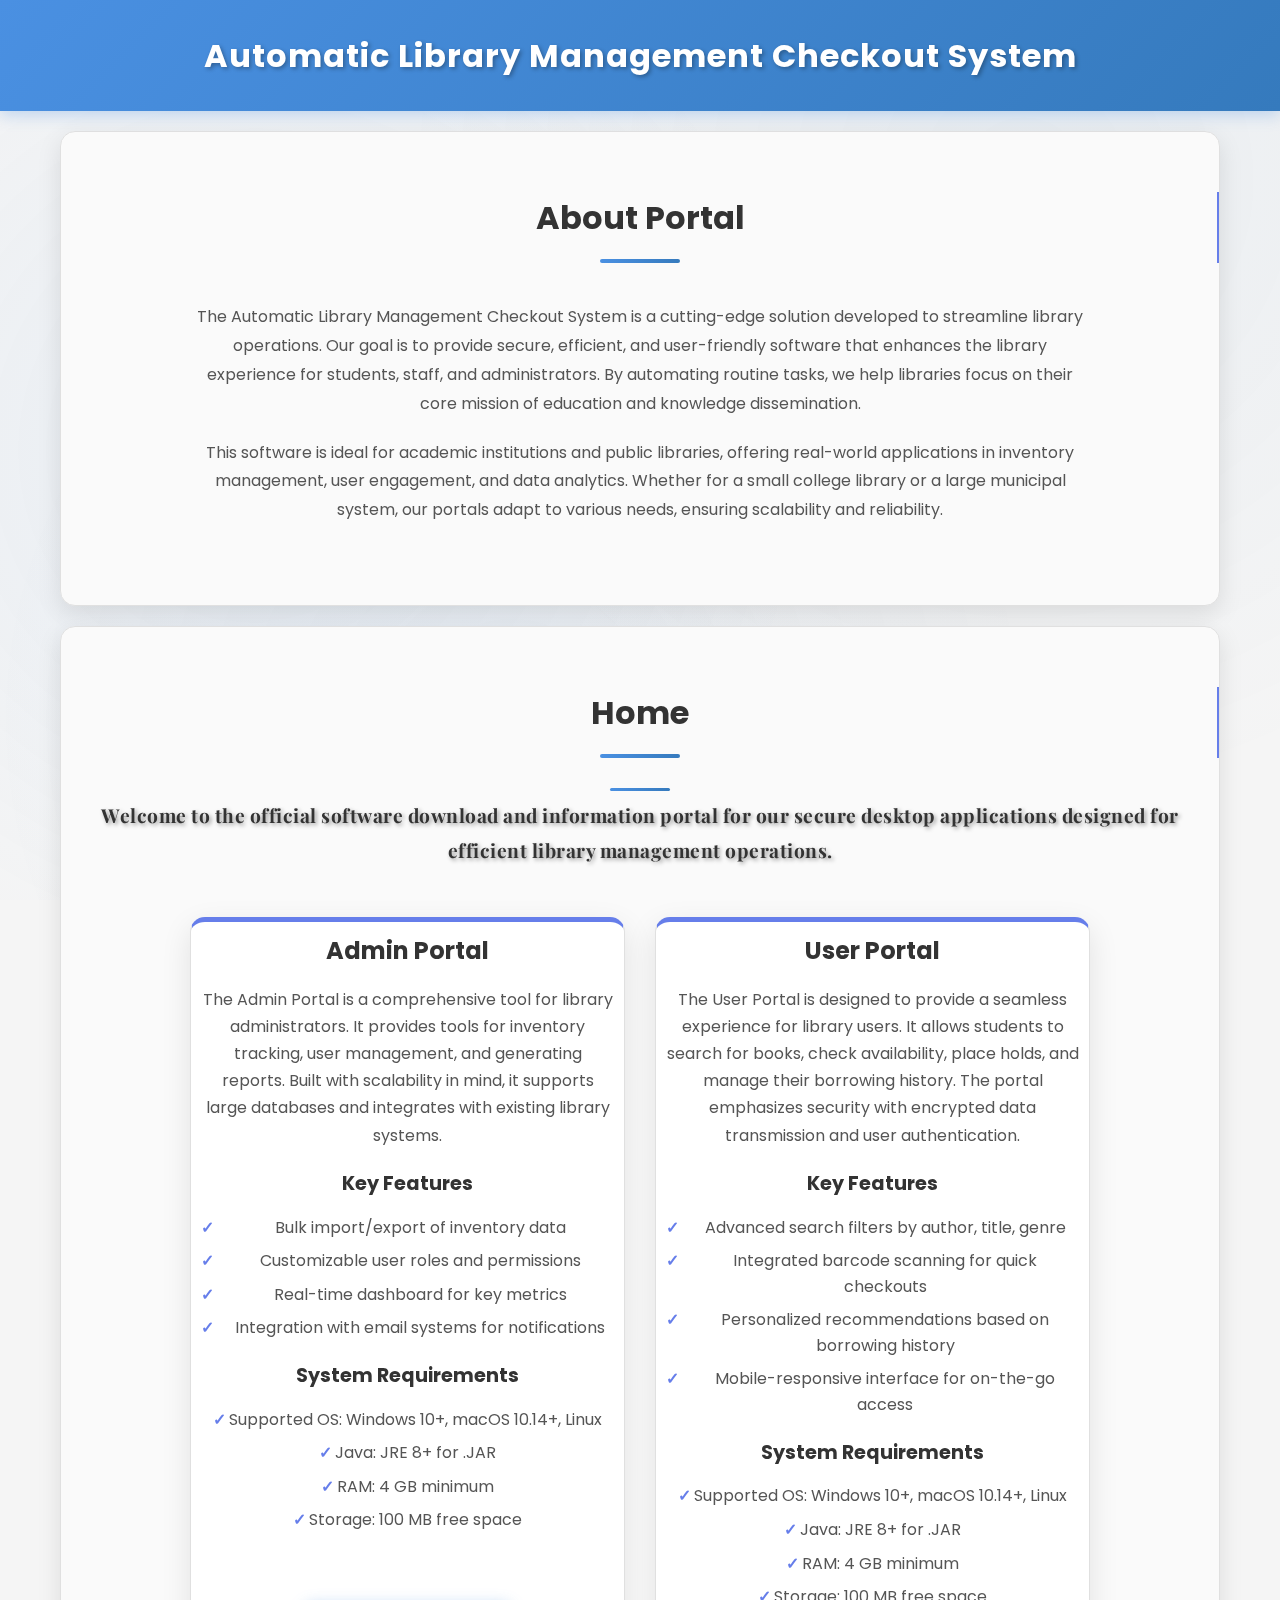
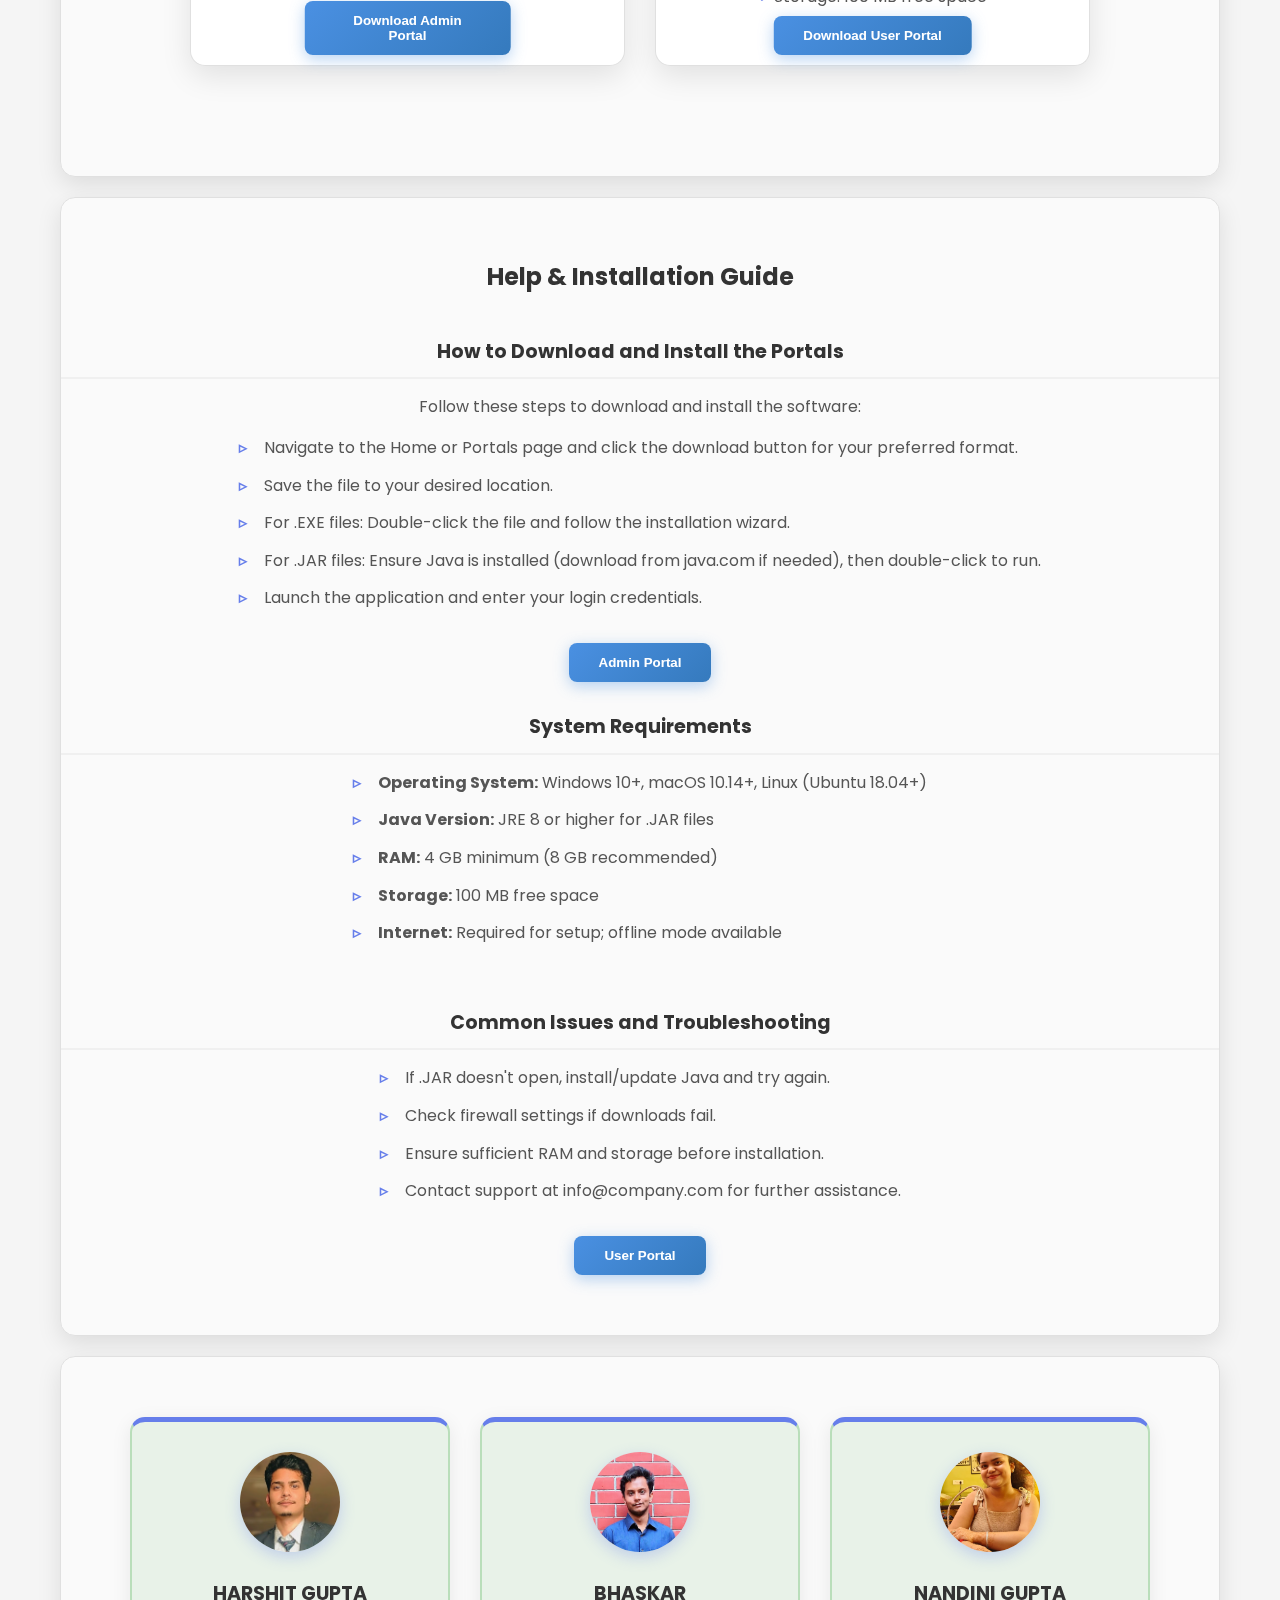
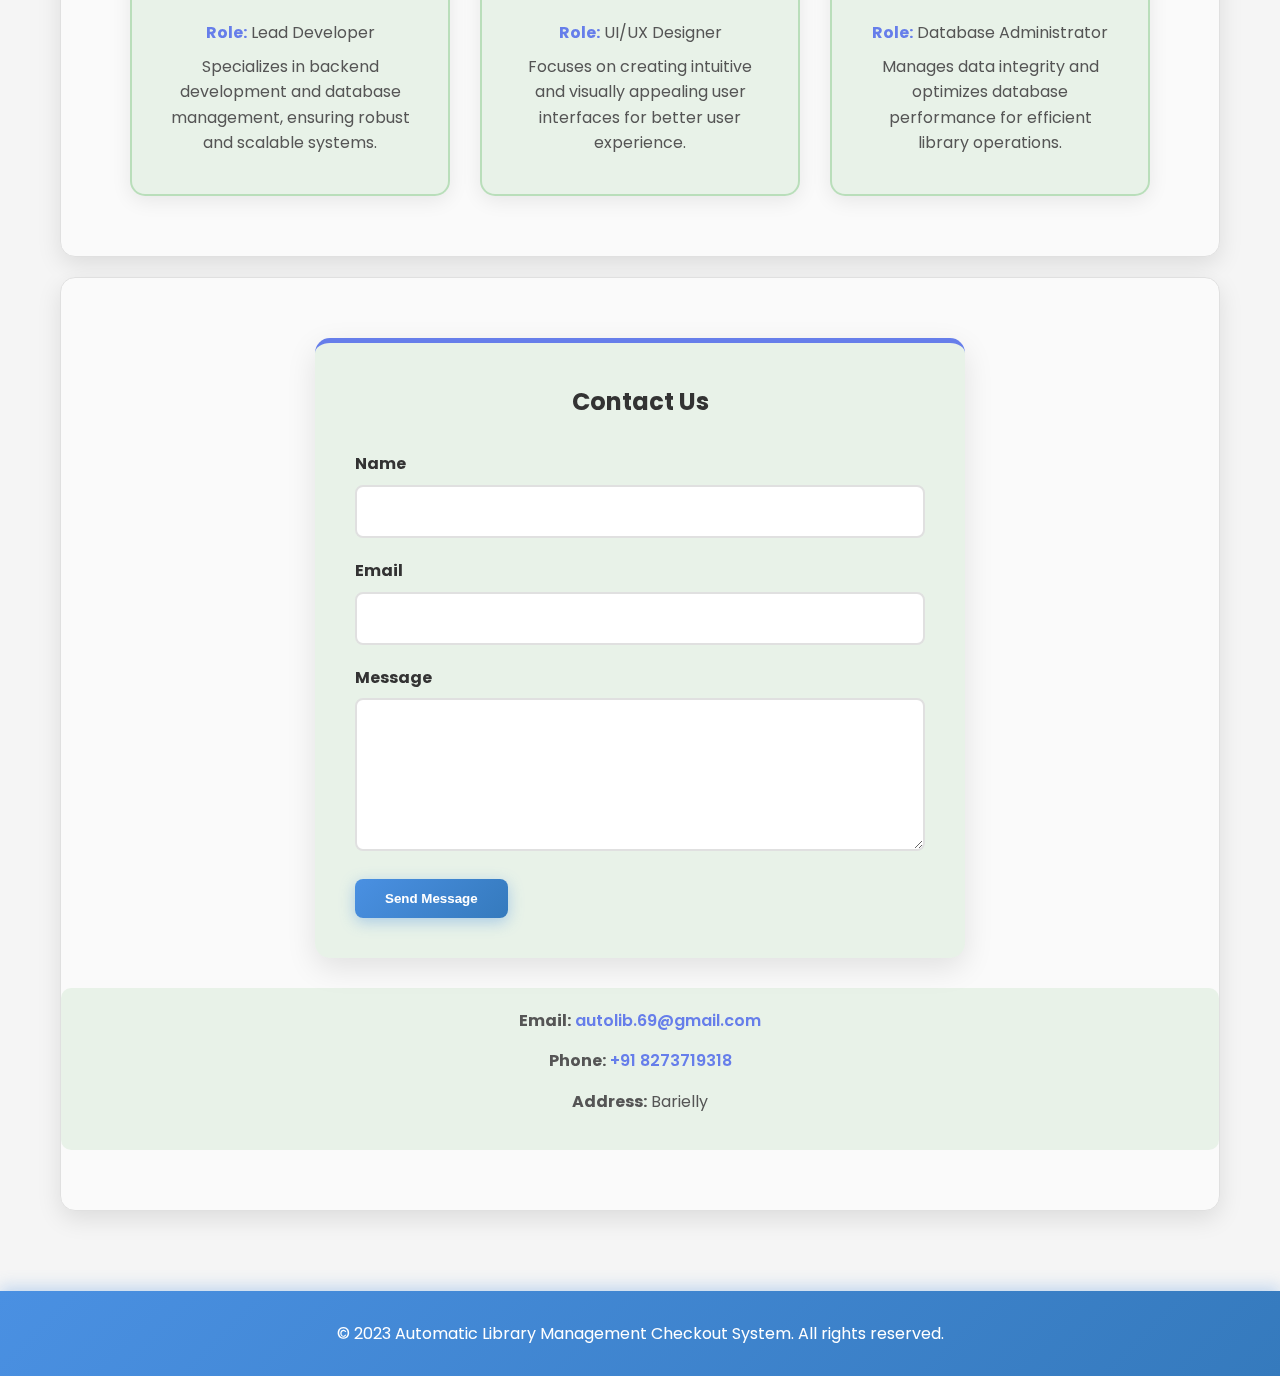
<file: WebSites LMS/index.html>
<!DOCTYPE html>
<html lang="en">
<head>
    <meta charset="UTF-8">
    <meta name="viewport" content="width=device-width, initial-scale=1.0">
    <title>Automatic Library Management Checkout System</title>
    <link rel="stylesheet" href="styles.css">
</head>
<body>

    <!-- Header Section -->
    <header>
        <div class="logo">Automatic Library Management Checkout System</div>
    </header>

    <!-- Main Content Container -->
    <main class="container">
         <!-- About Us Section -->
        <section id="about">
            <h1>About Portal</h1>
            <div class="about-portal">
                <p>The Automatic Library Management Checkout System is a cutting-edge solution developed to streamline library operations. Our goal is to provide secure, efficient, and user-friendly software that enhances the library experience for students, staff, and administrators. By automating routine tasks, we help libraries focus on their core mission of education and knowledge dissemination.</p>
                <p>This software is ideal for academic institutions and public libraries, offering real-world applications in inventory management, user engagement, and data analytics. Whether for a small college library or a large municipal system, our portals adapt to various needs, ensuring scalability and reliability.</p>
            </div>
        </section>

        <!-- Home Page Section -->
        <section id="home">
            <h1>Home</h1>
            <div class="welcome">
                <p>Welcome to the official software download and information portal for our secure desktop applications designed for efficient library management operations.</p>
            </div>
            <div class="portal-briefs">
                <div class="portal-brief admin-brief">
                    <h2>Admin Portal</h2>
                    <p>The Admin Portal is a comprehensive tool for library administrators. It provides tools for inventory tracking, user management, and generating reports. Built with scalability in mind, it supports large databases and integrates with existing library systems.</p>
                    <h3>Key Features</h3>
                    <ul class="features">
                        <li>Bulk import/export of inventory data</li>
                        <li>Customizable user roles and permissions</li>
                        <li>Real-time dashboard for key metrics</li>
                        <li>Integration with email systems for notifications</li>
                    </ul>
                    <h3>System Requirements</h3>
                    <ul>
                        <li>Supported OS: Windows 10+, macOS 10.14+, Linux</li>
                        <li>Java: JRE 8+ for .JAR</li>
                        <li>RAM: 4 GB minimum</li>
                        <li>Storage: 100 MB free space</li>
                    </ul>
                    <button class="btn admin-btn" onclick="confirmDownload('https://example.com/download/AdminPortal-v1.2.0.exe')">Download Admin Portal</button>
                </div>
                <div class="portal-brief user-brief">
                    <h2>User Portal</h2>
                    <p>The User Portal is designed to provide a seamless experience for library users. It allows students to search for books, check availability, place holds, and manage their borrowing history. The portal emphasizes security with encrypted data transmission and user authentication.</p>
                    <h3>Key Features</h3>
                    <ul class="features">
                        <li>Advanced search filters by author, title, genre</li>
                        <li>Integrated barcode scanning for quick checkouts</li>
                        <li>Personalized recommendations based on borrowing history</li>
                        <li>Mobile-responsive interface for on-the-go access</li>
                    </ul>
                    <h3>System Requirements</h3>
                    <ul>
                        <li>Supported OS: Windows 10+, macOS 10.14+, Linux</li>
                        <li>Java: JRE 8+ for .JAR</li>
                        <li>RAM: 4 GB minimum</li>
                        <li>Storage: 100 MB free space</li>
                    </ul>
                </br>
                    <button class="btn user-btn" onclick="confirmDownload('https://example.com/download/UserPortal-v1.2.0.exe')">Download User Portal</button>
                </div>
            </div>
        </section>

        <!-- Help & Installation Guide Section -->
        <section id="help">
            <div class="help-content">
                <h2>Help & Installation Guide</h2>
                <h3>How to Download and Install the Portals</h3>
                <p>Follow these steps to download and install the software:</p>
                <ul>
                    <li>Navigate to the Home or Portals page and click the download button for your preferred format.</li>
                    <li>Save the file to your desired location.</li>
                    <li>For .EXE files: Double-click the file and follow the installation wizard.</li>
                    <li>For .JAR files: Ensure Java is installed (download from java.com if needed), then double-click to run.</li>
                    <li>Launch the application and enter your login credentials.</li>
                </ul>
                <button class="btn" onclick="openPDF()" style="display: block; margin: 0 auto;">Admin Portal</button>
                <h3>System Requirements</h3>
                <ul>
                    <li><strong>Operating System:</strong> Windows 10+, macOS 10.14+, Linux (Ubuntu 18.04+)</li>
                    <li><strong>Java Version:</strong> JRE 8 or higher for .JAR files</li>
                    <li><strong>RAM:</strong> 4 GB minimum (8 GB recommended)</li>
                    <li><strong>Storage:</strong> 100 MB free space</li>
                    <li><strong>Internet:</strong> Required for setup; offline mode available</li>
                </ul>
                <h3>Common Issues and Troubleshooting</h3>
                <ul>
                    <li>If .JAR doesn't open, install/update Java and try again.</li>
                    <li>Check firewall settings if downloads fail.</li>
                    <li>Ensure sufficient RAM and storage before installation.</li>
                    <li>Contact support at info@company.com for further assistance.</li>
                </ul>
                <button class="btn" onclick="openUserPDF()" style="display: block; margin: 0 auto;">User Portal</button>
            </div>
        </section>

        <!-- Our Team Section -->
        <section id="team">
            <div class="team">
                <div class="team-member">
                    <img src="harshit.jpg" alt="Harshit Gupta">
                    <h3>HARSHIT GUPTA</h3>
                    <p><strong>Role:</strong> Lead Developer</p>
                    <p>Specializes in backend development and database management, ensuring robust and scalable systems.</p>
                </div>
                <div class="team-member">
                    <img src="bhaskar.jpg" alt="Bhaskar">
                    <h3>BHASKAR</h3>
                    <p><strong>Role:</strong> UI/UX Designer</p>
                    <p>Focuses on creating intuitive and visually appealing user interfaces for better user experience.</p>
                </div>
                <div class="team-member">
                    <img src="nandini (1).jpg" alt="Nandini Gupta">
                    <h3>NANDINI GUPTA</h3>
                    <p><strong>Role:</strong> Database Administrator</p>
                    <p>Manages data integrity and optimizes database performance for efficient library operations.</p>
                </div>
            </div>
        </section>

       
        <!-- Contact Section -->
        <section id="contact">
            <div class="contact-form">
                <h2>Contact Us</h2>
                <form id="contactForm">
                    <div class="form-group">
                        <label for="name">Name</label>
                        <input type="text" id="name" name="name" required>
                    </div>
                    <div class="form-group">
                        <label for="email">Email</label>
                        <input type="email" id="email" name="email" required>
                    </div>
                    <div class="form-group">
                        <label for="message">Message</label>
                        <textarea id="message" name="message" rows="5" required></textarea>
                    </div>
                    <button type="submit" class="btn">Send Message</button>
                </form>
                <div class="success-message" id="successMessage">Thank you for your message! We'll get back to you soon.</div>
            </div>
            <div class="contact-info">
                <p><strong>Email:</strong> <a href="#" onclick="sendEmail()">autolib.69@gmail.com</a></p>
                <p><strong>Phone:</strong> <a href="#" onclick="sendWhatsApp()">+91 8273719318</a></p>
                <p><strong>Address:</strong> Barielly</p>
            </div>
        </section>
    </main>

    <footer>
        <p>&copy; 2023 Automatic Library Management Checkout System. All rights reserved.</p>
    </footer>

    <!-- Modal for Download Confirmation -->
    <div id="downloadModal" class="modal">
        <div class="modal-content">
            <h3>Confirm Download</h3>
            <p>Are you sure you want to download this file?</p>
            <div class="modal-buttons">
                <button class="btn" onclick="proceedDownload()">Yes</button>
                <button class="btn" onclick="closeModal()">No</button>
            </div>
        </div>
    </div>

    <script src="script.js"></script>
</body>
</html>
</file>
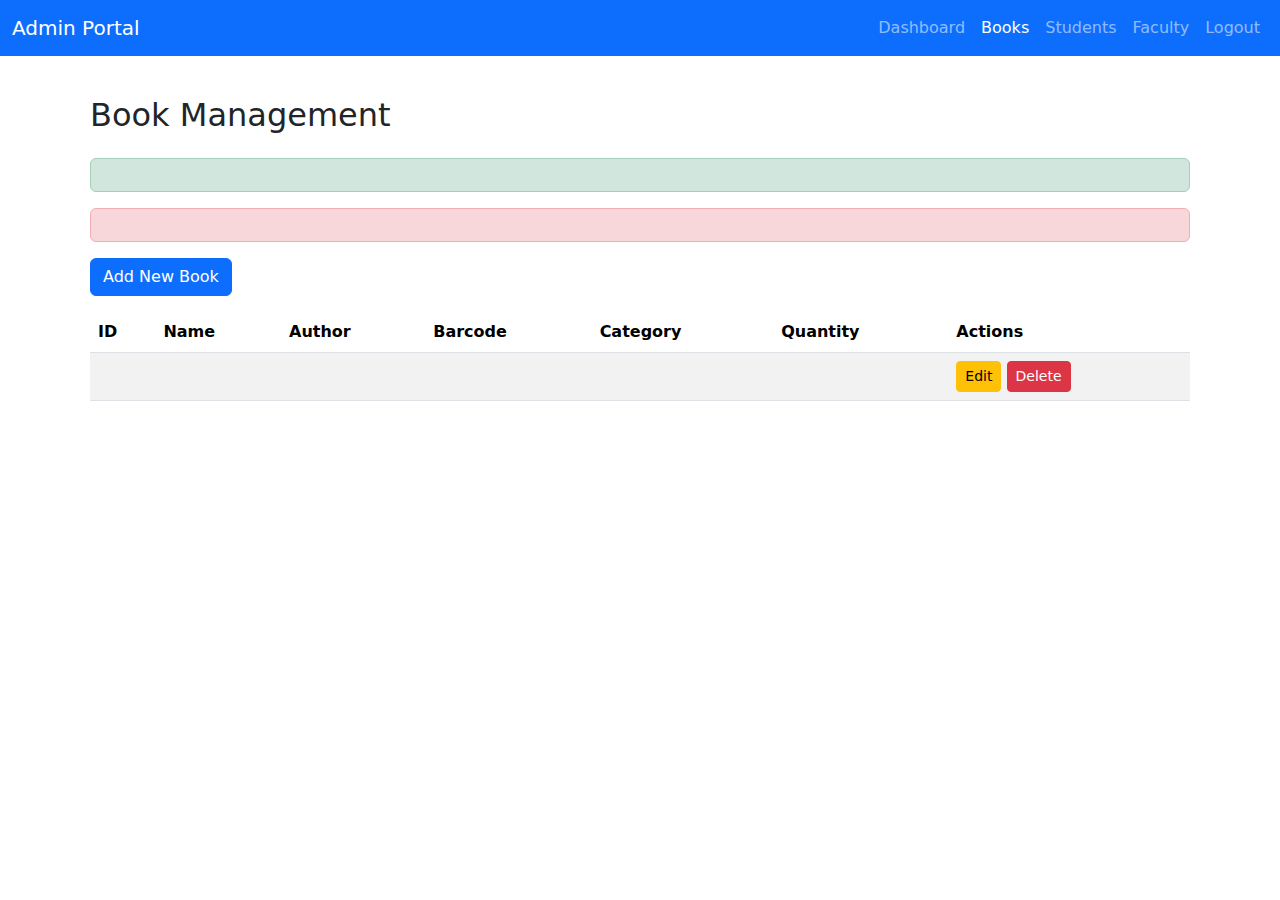
<file: admin-portal-web/target/classes/templates/books.html>
<!DOCTYPE html>
<html xmlns:th="http://www.thymeleaf.org">
<head>
    <meta charset="UTF-8">
    <title>Book Management - Admin Portal</title>
    <link href="https://cdn.jsdelivr.net/npm/bootstrap@5.1.3/dist/css/bootstrap.min.css" rel="stylesheet">
    <style>
        body {
            background-image: url('https://images.unsplash.com/photo-1481627834876-b7833e8f5570?ixlib=rb-4.0.3&auto=format&fit=crop&w=1470&q=80');
            background-size: cover;
            background-position: center;
            min-height: 100vh;
        }
        .container {
            background: rgba(255, 255, 255, 0.9);
            border-radius: 10px;
            padding: 20px;
            margin-top: 20px;
        }
    </style>
</head>
<body>
    <nav class="navbar navbar-expand-lg navbar-dark bg-primary">
        <div class="container-fluid">
            <a class="navbar-brand" href="/dashboard">Admin Portal</a>
            <div class="navbar-nav ms-auto">
                <a class="nav-link" href="/dashboard">Dashboard</a>
                <a class="nav-link active" href="/books">Books</a>
                <a class="nav-link" href="/students">Students</a>
                <a class="nav-link" href="/faculty">Faculty</a>
                <a class="nav-link" href="/logout">Logout</a>
            </div>
        </div>
    </nav>

    <div class="container">
        <h2 class="mb-4">Book Management</h2>

        <div th:if="${success}" class="alert alert-success" role="alert">
            <span th:text="${success}"></span>
        </div>
        <div th:if="${error}" class="alert alert-danger" role="alert">
            <span th:text="${error}"></span>
        </div>

        <button class="btn btn-primary mb-3" data-bs-toggle="modal" data-bs-target="#addBookModal">Add New Book</button>

        <table class="table table-striped">
            <thead>
                <tr>
                    <th>ID</th>
                    <th>Name</th>
                    <th>Author</th>
                    <th>Barcode</th>
                    <th>Category</th>
                    <th>Quantity</th>
                    <th>Actions</th>
                </tr>
            </thead>
            <tbody>
                <tr th:each="book : ${books}">
                    <td th:text="${book.id}"></td>
                    <td th:text="${book.name}"></td>
                    <td th:text="${book.author}"></td>
                    <td th:text="${book.barcode}"></td>
                    <td th:text="${book.categoryName}"></td>
                    <td th:text="${book.quantity}"></td>
                    <td>
                        <button class="btn btn-sm btn-warning" onclick="editBook(this)">Edit</button>
                        <form method="post" action="/books/delete" style="display: inline;">
                            <input type="hidden" name="id" th:value="${book.id}">
                            <button type="submit" class="btn btn-sm btn-danger" onclick="return confirm('Are you sure?')">Delete</button>
                        </form>
                    </td>
                </tr>
            </tbody>
        </table>
    </div>

    <!-- Add Book Modal -->
    <div class="modal fade" id="addBookModal" tabindex="-1">
        <div class="modal-dialog">
            <div class="modal-content">
                <div class="modal-header">
                    <h5 class="modal-title">Add New Book</h5>
                    <button type="button" class="btn-close" data-bs-dismiss="modal"></button>
                </div>
                <form method="post" action="/books/add">
                    <div class="modal-body">
                        <div class="mb-3">
                            <label class="form-label">Name</label>
                            <input type="text" class="form-control" name="name" required>
                        </div>
                        <div class="mb-3">
                            <label class="form-label">Author</label>
                            <input type="text" class="form-control" name="author" required>
                        </div>
                        <div class="mb-3">
                            <label class="form-label">Barcode</label>
                            <input type="text" class="form-control" name="barcode" required>
                        </div>
                        <div class="mb-3">
                            <label class="form-label">Category</label>
                            <select class="form-control" name="categoryId" required>
                                <option th:each="category : ${categories}" th:value="${category.id}" th:text="${category.name}"></option>
                            </select>
                        </div>
                        <div class="mb-3">
                            <label class="form-label">Quantity</label>
                            <input type="number" class="form-control" name="quantity" required>
                        </div>
                    </div>
                    <div class="modal-footer">
                        <button type="button" class="btn btn-secondary" data-bs-dismiss="modal">Cancel</button>
                        <button type="submit" class="btn btn-primary">Add Book</button>
                    </div>
                </form>
            </div>
        </div>
    </div>

    <script src="https://cdn.jsdelivr.net/npm/bootstrap@5.1.3/dist/js/bootstrap.bundle.min.js"></script>
</body>
</html>
</file>
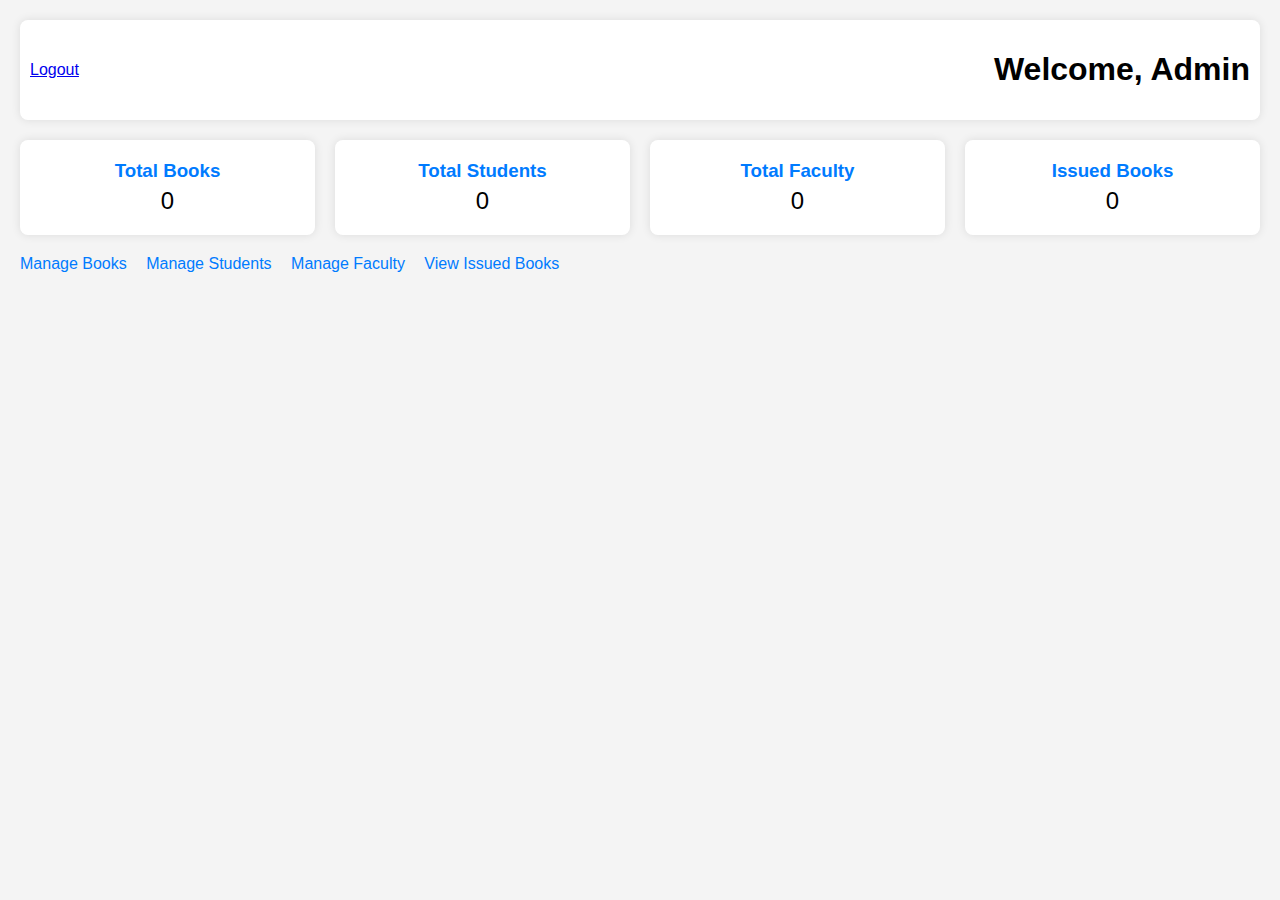
<file: admin-portal-web/target/classes/templates/dashboard.html>
<!DOCTYPE html>
<html xmlns:th="http://www.thymeleaf.org">
<head>
    <meta charset="UTF-8">
    <title>Admin Dashboard</title>
    <style>
        body { font-family: Arial, sans-serif; background-color: #f4f4f4; margin: 0; padding: 20px; }
        .header { display: flex; justify-content: space-between; align-items: center; background: white; padding: 10px; border-radius: 8px; box-shadow: 0 0 10px rgba(0,0,0,0.1); margin-bottom: 20px; }
        .stats { display: flex; gap: 20px; }
        .stat { background: white; padding: 20px; border-radius: 8px; box-shadow: 0 0 10px rgba(0,0,0,0.1); text-align: center; flex: 1; }
        .stat h3 { margin: 0; color: #007bff; }
        .stat p { margin: 5px 0 0 0; font-size: 24px; }
        nav { margin-top: 20px; }
        nav a { margin-right: 15px; text-decoration: none; color: #007bff; }
        nav a:hover { text-decoration: underline; }
        .error { color: red; }
    </style>
</head>
<body>
    <div class="header">
        <a href="/logout">Logout</a>
        <h1>Welcome, <span th:text="${adminName}">Admin</span></h1>
    </div>
    <div th:if="${error}" class="error" th:text="${error}"></div>
    <div class="stats">
        <div class="stat">
            <h3>Total Books</h3>
            <p th:text="${totalBooks}">0</p>
        </div>
        <div class="stat">
            <h3>Total Students</h3>
            <p th:text="${totalStudents}">0</p>
        </div>
        <div class="stat">
            <h3>Total Faculty</h3>
            <p th:text="${totalFaculty}">0</p>
        </div>
        <div class="stat">
            <h3>Issued Books</h3>
            <p th:text="${totalIssuedBooks}">0</p>
        </div>
    </div>
    <nav>
        <a href="/books">Manage Books</a>
        <a href="/students">Manage Students</a>
        <a href="/faculty">Manage Faculty</a>
        <a href="/issued-books">View Issued Books</a>
    </nav>
</body>
</html>
</file>
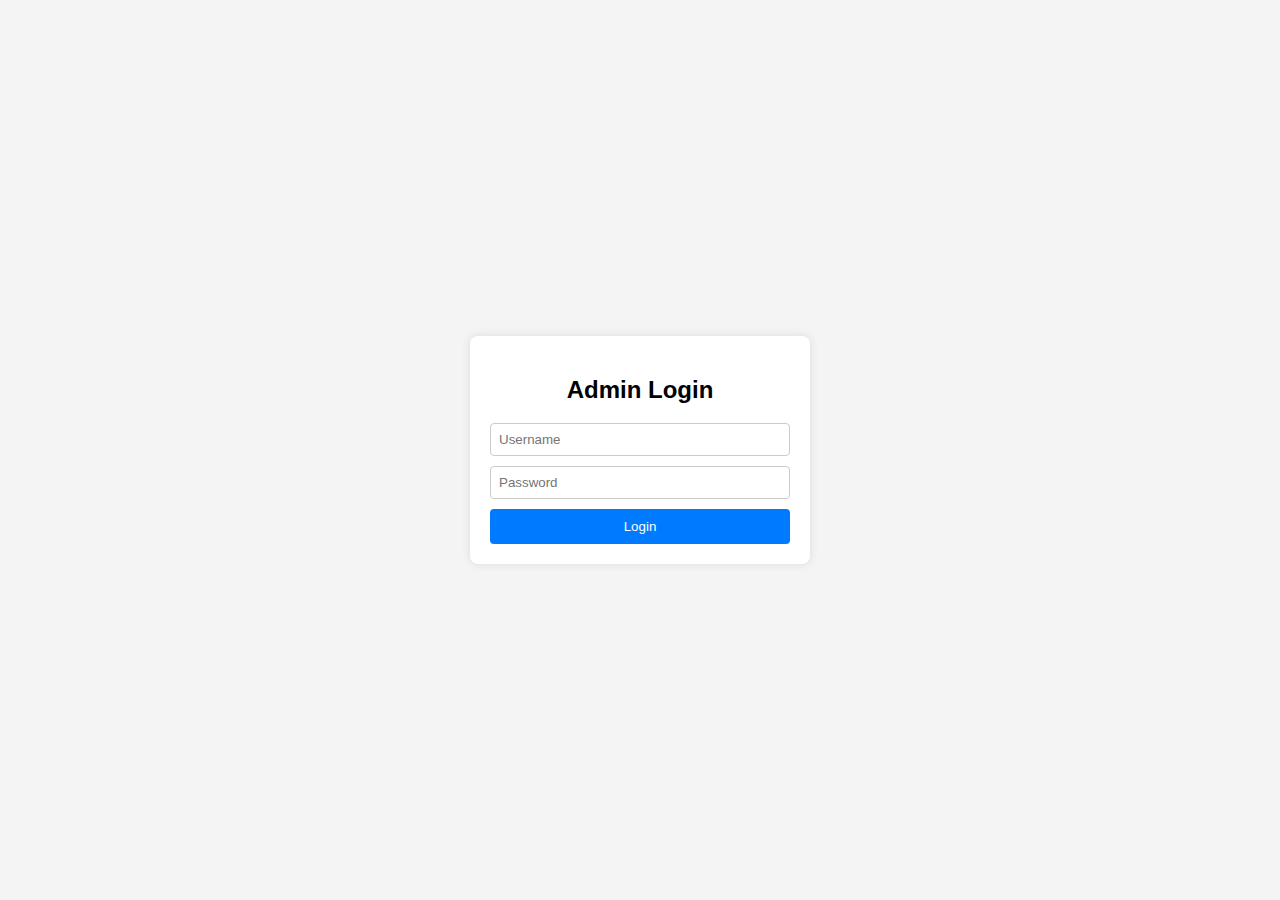
<file: admin-portal-web/target/classes/templates/login.html>
<!DOCTYPE html>
<html xmlns:th="http://www.thymeleaf.org">
<head>
    <meta charset="UTF-8">
    <title>Admin Login</title>
    <style>
        body { font-family: Arial, sans-serif; background-color: #f4f4f4; display: flex; justify-content: center; align-items: center; height: 100vh; margin: 0; }
        .login-container { background: white; padding: 20px; border-radius: 8px; box-shadow: 0 0 10px rgba(0,0,0,0.1); width: 300px; }
        h2 { text-align: center; }
        form { display: flex; flex-direction: column; }
        input { margin-bottom: 10px; padding: 8px; border: 1px solid #ccc; border-radius: 4px; }
        button { padding: 10px; background-color: #007bff; color: white; border: none; border-radius: 4px; cursor: pointer; }
        button:hover { background-color: #0056b3; }
        .error { color: red; text-align: center; margin-bottom: 10px; }
    </style>
</head>
<body>
    <div class="login-container">
        <h2>Admin Login</h2>
        <div th:if="${error}" class="error" th:text="${error}"></div>
        <form action="/login" method="post">
            <input type="text" name="username" placeholder="Username" required>
            <input type="password" name="password" placeholder="Password" required>
            <button type="submit">Login</button>
        </form>
    </div>
</body>
</html>
</file>
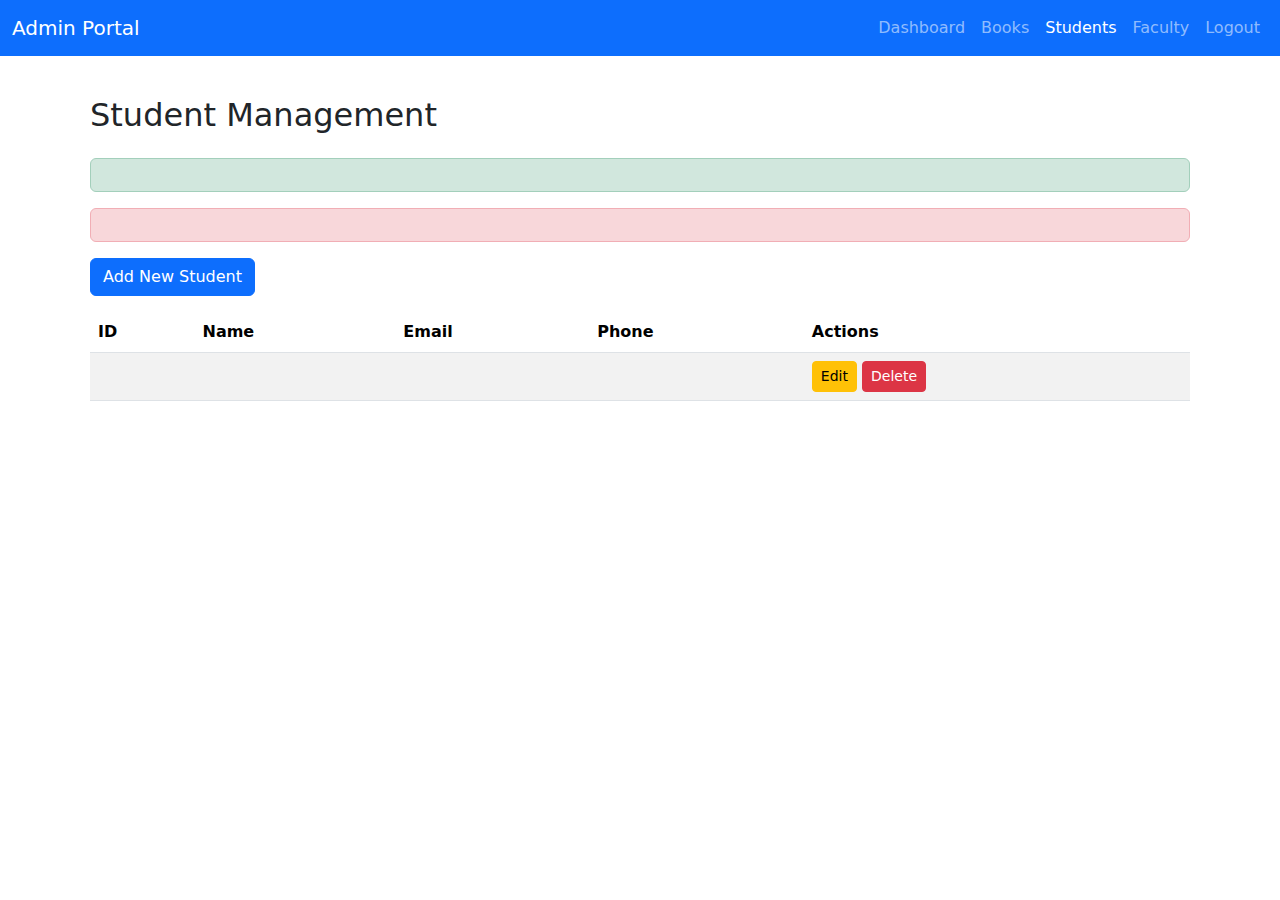
<file: admin-portal-web/target/classes/templates/students.html>
<!DOCTYPE html>
<html xmlns:th="http://www.thymeleaf.org">
<head>
    <meta charset="UTF-8">
    <title>Student Management - Admin Portal</title>
    <link href="https://cdn.jsdelivr.net/npm/bootstrap@5.1.3/dist/css/bootstrap.min.css" rel="stylesheet">
    <style>
        body {
            background-image: url('https://images.unsplash.com/photo-1481627834876-b7833e8f5570?ixlib=rb-4.0.3&auto=format&fit=crop&w=1470&q=80');
            background-size: cover;
            background-position: center;
            min-height: 100vh;
        }
        .container {
            background: rgba(255, 255, 255, 0.9);
            border-radius: 10px;
            padding: 20px;
            margin-top: 20px;
        }
    </style>
</head>
<body>
    <nav class="navbar navbar-expand-lg navbar-dark bg-primary">
        <div class="container-fluid">
            <a class="navbar-brand" href="/dashboard">Admin Portal</a>
            <div class="navbar-nav ms-auto">
                <a class="nav-link" href="/dashboard">Dashboard</a>
                <a class="nav-link" href="/books">Books</a>
                <a class="nav-link active" href="/students">Students</a>
                <a class="nav-link" href="/faculty">Faculty</a>
                <a class="nav-link" href="/logout">Logout</a>
            </div>
        </div>
    </nav>

    <div class="container">
        <h2 class="mb-4">Student Management</h2>

        <div th:if="${success}" class="alert alert-success" role="alert">
            <span th:text="${success}"></span>
        </div>
        <div th:if="${error}" class="alert alert-danger" role="alert">
            <span th:text="${error}"></span>
        </div>

        <button class="btn btn-primary mb-3" data-bs-toggle="modal" data-bs-target="#addStudentModal">Add New Student</button>

        <table class="table table-striped">
            <thead>
                <tr>
                    <th>ID</th>
                    <th>Name</th>
                    <th>Email</th>
                    <th>Phone</th>
                    <th>Actions</th>
                </tr>
            </thead>
            <tbody>
                <tr th:each="student : ${students}">
                    <td th:text="${student.id}"></td>
                    <td th:text="${student.name}"></td>
                    <td th:text="${student.email}"></td>
                    <td th:text="${student.phone}"></td>
                    <td>
                        <button class="btn btn-sm btn-warning">Edit</button>
                        <form method="post" action="/students/delete" style="display: inline;">
                            <input type="hidden" name="id" th:value="${student.id}">
                            <button type="submit" class="btn btn-sm btn-danger" onclick="return confirm('Are you sure?')">Delete</button>
                        </form>
                    </td>
                </tr>
            </tbody>
        </table>
    </div>

    <!-- Add Student Modal -->
    <div class="modal fade" id="addStudentModal" tabindex="-1">
        <div class="modal-dialog">
            <div class="modal-content">
                <div class="modal-header">
                    <h5 class="modal-title">Add New Student</h5>
                    <button type="button" class="btn-close" data-bs-dismiss="modal"></button>
                </div>
                <form method="post" action="/students/add">
                    <div class="modal-body">
                        <div class="mb-3">
                            <label class="form-label">Name</label>
                            <input type="text" class="form-control" name="name" required>
                        </div>
                        <div class="mb-3">
                            <label class="form-label">Email</label>
                            <input type="email" class="form-control" name="email" required>
                        </div>
                        <div class="mb-3">
                            <label class="form-label">Phone</label>
                            <input type="text" class="form-control" name="phone" required>
                        </div>
                        <div class="mb-3">
                            <label class="form-label">Password</label>
                            <input type="password" class="form-control" name="password" required>
                        </div>
                    </div>
                    <div class="modal-footer">
                        <button type="button" class="btn btn-secondary" data-bs-dismiss="modal">Cancel</button>
                        <button type="submit" class="btn btn-primary">Add Student</button>
                    </div>
                </form>
            </div>
        </div>
    </div>

    <script src="https://cdn.jsdelivr.net/npm/bootstrap@5.1.3/dist/js/bootstrap.bundle.min.js"></script>
</body>
</html>
</file>
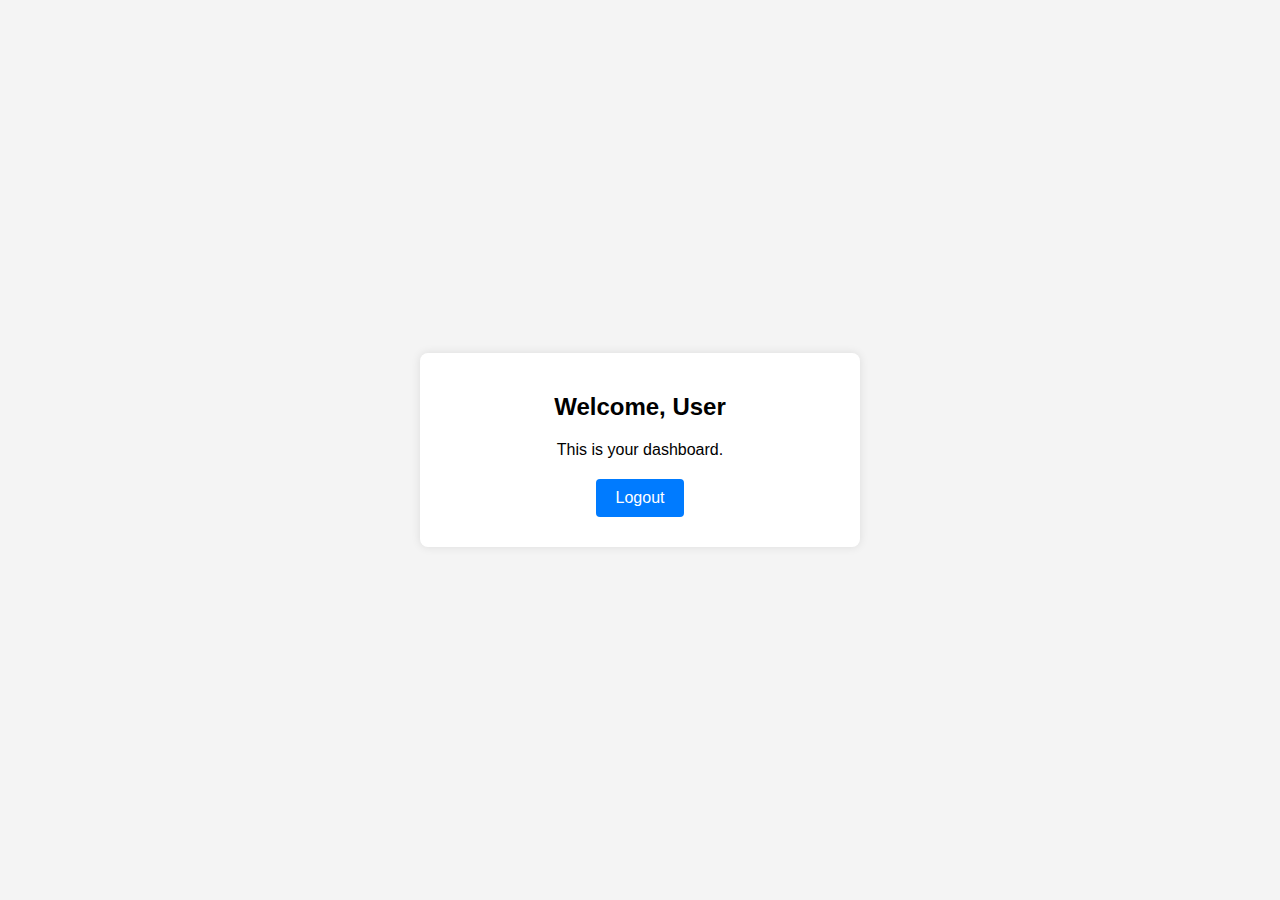
<file: userportal-web/target/classes/templates/user-dashboard.html>
<!DOCTYPE html>
<html xmlns:th="http://www.thymeleaf.org">
<head>
    <meta charset="UTF-8">
    <title>User Dashboard</title>
    <style>
        body { font-family: Arial, sans-serif; background-color: #f4f4f4; display: flex; justify-content: center; align-items: center; height: 100vh; margin: 0; }
        .dashboard-container { background: white; padding: 20px; border-radius: 8px; box-shadow: 0 0 10px rgba(0,0,0,0.1); width: 400px; text-align: center; }
        h2 { margin-bottom: 20px; }
        p { margin: 10px 0; }
        a { display: inline-block; margin: 10px; padding: 10px 20px; background-color: #007bff; color: white; text-decoration: none; border-radius: 4px; }
        a:hover { background-color: #0056b3; }
    </style>
</head>
<body>
    <div class="dashboard-container">
        <h2>Welcome, <span th:text="${userName}">User</span></h2>
        <p>This is your dashboard.</p>
        <a href="/logout">Logout</a>
    </div>
</body>
</html>
</file>
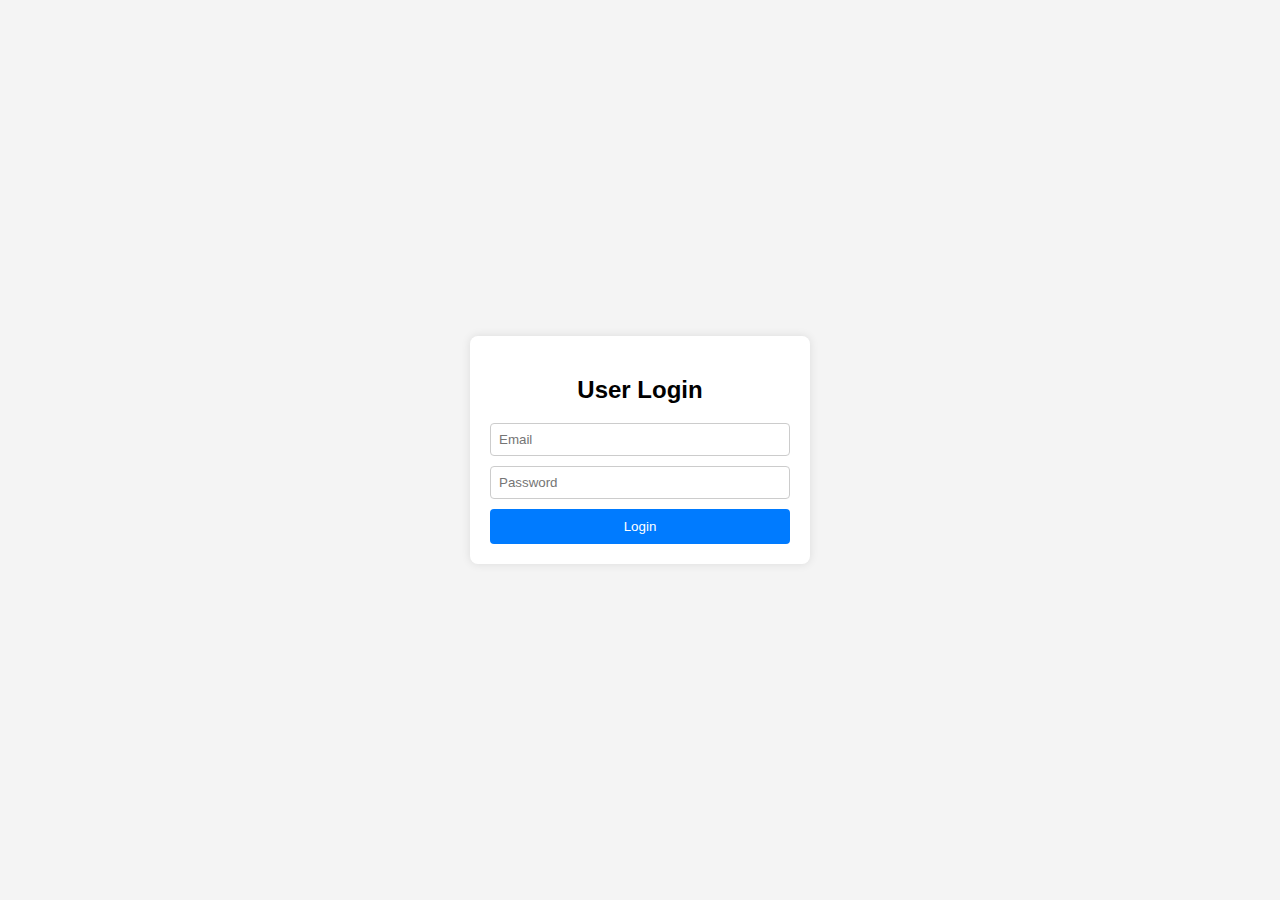
<file: userportal-web/target/classes/templates/user-login.html>
<!DOCTYPE html>
<html xmlns:th="http://www.thymeleaf.org">
<head>
    <meta charset="UTF-8">
    <title>User Login</title>
    <style>
        body { font-family: Arial, sans-serif; background-color: #f4f4f4; display: flex; justify-content: center; align-items: center; height: 100vh; margin: 0; }
        .login-container { background: white; padding: 20px; border-radius: 8px; box-shadow: 0 0 10px rgba(0,0,0,0.1); width: 300px; }
        h2 { text-align: center; }
        form { display: flex; flex-direction: column; }
        input { margin-bottom: 10px; padding: 8px; border: 1px solid #ccc; border-radius: 4px; }
        button { padding: 10px; background-color: #007bff; color: white; border: none; border-radius: 4px; cursor: pointer; }
        button:hover { background-color: #0056b3; }
        .error { color: red; text-align: center; margin-bottom: 10px; }
    </style>
</head>
<body>
    <div class="login-container">
        <h2>User Login</h2>
        <div th:if="${error}" class="error" th:text="${error}"></div>
        <form action="/login" method="post">
            <input type="email" name="email" placeholder="Email" required>
            <input type="password" name="password" placeholder="Password" required>
            <button type="submit">Login</button>
        </form>
    </div>
</body>
</html>
</file>
<file: WebSites LMS/styles.css>
/* Import Google Fonts */
@import url('https://fonts.googleapis.com/css2?family=Poppins:wght@300;400;500;600;700;800;900&family=Playfair+Display:wght@400;500;600;700;800;900&display=swap');

/* Reset and base styles */
* {
    margin: 0;
    padding: 0;
    box-sizing: border-box;
}

html {
    scroll-behavior: smooth;
}

body {
    font-family: 'Poppins', sans-serif;
    background: #f5f5f5;
    color: #333;
    line-height: 1.6;
    overflow-x: hidden;
    position: relative;
}

/* Custom Scrollbar */
::-webkit-scrollbar {
    width: 12px;
}

::-webkit-scrollbar-track {
    background: rgba(255, 255, 255, 0.1);
    border-radius: 10px;
}

::-webkit-scrollbar-thumb {
    background: linear-gradient(135deg, #4a90e2 0%, #357abd 100%);
    border-radius: 10px;
    border: 2px solid rgba(255, 255, 255, 0.2);
    animation: pulse 2s infinite;
}

::-webkit-scrollbar-thumb:hover {
    background: linear-gradient(135deg, #357abd 0%, #4a90e2 100%);
    animation: pulse 1s infinite;
}

@keyframes pulse {
    0%, 100% {
        opacity: 1;
    }
    50% {
        opacity: 0.8;
    }
}

/* Subtle Background Pattern */
body::before {
    content: '';
    position: fixed;
    top: 0;
    left: 0;
    width: 100%;
    height: 100%;
    background: radial-gradient(circle at 20% 50%, rgba(74, 144, 226, 0.08) 0%, transparent 50%),
                radial-gradient(circle at 80% 20%, rgba(53, 122, 189, 0.06) 0%, transparent 50%),
                radial-gradient(circle at 40% 80%, rgba(74, 144, 226, 0.05) 0%, transparent 50%);
    pointer-events: none;
    z-index: -1;
    animation: backgroundShift 10s ease-in-out infinite;
}

@keyframes backgroundShift {
    0%, 100% {
        opacity: 1;
    }
    50% {
        opacity: 0.8;
    }
}

/* Layout */
.container {
    max-width: 1200px;
    margin: 0 auto;
    padding: 20px;
}

/* Header */
header {
    background: linear-gradient(135deg, #4a90e2 0%, #357abd 100%);
    padding: 30px 0;
    text-align: center;
    box-shadow: 0 4px 15px rgba(74, 144, 226, 0.3);
    position: sticky;
    top: 0;
    z-index: 100;
    animation: headerGlow 5s ease-in-out infinite;
}

@keyframes headerGlow {
    0%, 100% {
        box-shadow: 0 4px 15px rgba(74, 144, 226, 0.3);
    }
    50% {
        box-shadow: 0 4px 25px rgba(74, 144, 226, 0.5);
    }
}

.logo {
    font-size: 2rem;
    font-weight: bold;
    color: #fff;
    text-shadow: 2px 2px 4px rgba(0, 0, 0, 0.3);
    letter-spacing: 1px;
}

/* Sections */
section {
    padding: 60px 0;
    background: #fafafa;
    margin-bottom: 20px;
    border-radius: 15px;
    box-shadow: 0 8px 25px rgba(0, 0, 0, 0.1);
    animation: fadeInSection 1s ease-out;
    border: 1px solid #e0e0e0;
}

@keyframes fadeInSection {
    from {
        opacity: 0;
        transform: translateY(30px);
    }
    to {
        opacity: 1;
        transform: translateY(0);
    }
}

section h1 {
    color: #333;
    text-align: center;
    margin-bottom: 40px;
    font-size: 2rem;
    font-weight: bold;
    position: relative;
    padding-bottom: 20px;
    overflow: hidden;
    white-space: nowrap;
    animation: typing 3s steps(40, end), blink-caret 0.75s step-end infinite;
}

@keyframes typing {
    from { width: 0; }
    to { width: 100%; }
}

@keyframes blink-caret {
    from, to { border-color: transparent; }
    50% { border-color: #667eea; }
}

section h1::before {
    content: '';
    position: absolute;
    right: 0;
    top: 0;
    width: 2px;
    height: 100%;
    background: #667eea;
    animation: blink-caret 0.75s step-end infinite;
}

section h1::after {
    content: '';
    position: absolute;
    bottom: 0;
    left: 50%;
    transform: translateX(-50%);
    width: 80px;
    height: 4px;
    background: linear-gradient(90deg, #4a90e2, #357abd);
    border-radius: 2px;
    animation: sectionGlow 6s ease-in-out infinite;
}

@keyframes sectionGlow {
    0%, 100% {
        box-shadow: 0 0 10px rgba(74, 144, 226, 0.4);
    }
    50% {
        box-shadow: 0 0 20px rgba(74, 144, 226, 0.7);
    }
}

@keyframes btnPulse {
    0%, 100% {
        box-shadow: 0 4px 15px rgba(74, 144, 226, 0.4);
    }
    50% {
        box-shadow: 0 4px 20px rgba(74, 144, 226, 0.6);
    }
}

/* About Section */
.about-portal{
    text-align: center;
}

.about-portal h2 {
    color: #333;
    margin-bottom: 30px;
    font-size: 1.5rem;
    font-weight: bold;
}

.about-portal p {
    max-width: 900px;
    margin: 0 auto 20px;
    font-size: 1rem;
    color: #555;
    line-height: 1.8;
}

.about-portal {
    text-align: center;
}

.about-portal p {
    max-width: 900px;
    margin: 0 auto 20px;
    font-size: 1rem;
    color: #555;
    line-height: 1.8;
}

/* Home Section */
.welcome {
    text-align: center;
    margin-bottom: 50px;
    font-size: 1.2rem;
    color: #333;
    line-height: 1.8;
    font-weight: bold;
    text-shadow: 2px 2px 4px rgba(0, 0, 0, 0.4);
    font-family: 'Playfair Display', serif;
    letter-spacing: 0.5px;
    position: relative;
}

.welcome::before {
    content: '';
    position: absolute;
    top: -10px;
    left: 50%;
    transform: translateX(-50%);
    width: 60px;
    height: 3px;
    background: linear-gradient(90deg, #4a90e2, #357abd);
    border-radius: 2px;
    animation: welcomeGlow 4s ease-in-out infinite;
}

@keyframes welcomeGlow {
    0%, 100% {
        box-shadow: 0 0 5px rgba(74, 144, 226, 0.5);
    }
    50% {
        box-shadow: 0 0 15px rgba(74, 144, 226, 0.8);
    }
}

.portal-briefs {
    display: flex;
    flex-wrap: wrap;
    gap: 30px;
    justify-content: center;
    margin-bottom: 50px;
    max-width: 900px; /* Added to limit width and create space on sides */
    margin-left: auto; /* Added for centering */
    margin-right: auto; /* Added for centering */
}

.portal-brief {
    background: #ffffff;
    border: 1px solid #e0e0e0;
    border-radius: 15px;
    padding: 10px;
    flex: 1;
    min-width: 220px;
    box-shadow: 0 10px 30px rgba(0, 0, 0, 0.1);
    transition: all 0.3s ease;
    border-top: 5px solid #667eea;
    position: relative;
}

.portal-brief:hover {
    transform: translateY(-5px);
    box-shadow: 0 15px 40px rgba(102, 126, 234, 0.2);
}

.portal-brief h2 {
    color: #333;
    margin-bottom: 15px;
    font-size: 1.5rem;
    font-weight: bold;
    text-align: center;
}

.portal-brief p {
    color: #555;
    line-height: 1.7;
    text-align: center;
    margin-bottom: 20px;
}

.portal-brief h3 {
    color: #333;
    margin-bottom: 15px;
    font-size: 1.2rem;
    font-weight: bold;
    text-align: center;
}

.portal-brief ul {
    list-style: none;
    margin-bottom: 20px;
    text-align: center;
    padding-left: 0;
}

.portal-brief ul li {
    margin-bottom: 8px;
    color: #555;
    text-align: center;
}

.portal-brief ul li::before {
    content: '✓ ';
    color: #667eea;
    font-weight: bold;
}

.cards {
    display: flex;
    flex-wrap: wrap;
    gap: 30px;
    justify-content: center;
}

.card {
    background: #f9f9f9;
    border: 1px solid #e0e0e0;
    border-radius: 15px;
    padding: 30px;
    margin-left: 10px;
    flex: 1;
    min-width: 300px;
    box-shadow: 0 10px 30px rgba(0, 0, 0, 0.1);
    transition: all 0.3s ease;
    border-top: 5px solid #667eea;
}

.card:hover {
    transform: translateY(-10px) rotateX(5deg);
    box-shadow: 10px 15px 40px rgba(102, 126, 234, 0.3);
}

.card h2 {
    color: #333;
    margin-bottom: 10px;
    font-size: 1.2rem;
    font-weight: bold;
}

.card h3 {
    color: #333;
    margin-bottom: 20px;
    font-size: 1rem;
    font-weight: bold;
}

.card p {
    margin-bottom: 15px;
    color: #555;
    line-height: 1.7;
}

.features {
    list-style: none;
    margin-bottom: 25px;
}

.features li {
    margin-bottom: 12px;
    padding-left: 25px;
    position: relative;
    color: #555;
}

.features li::before {
    content: '✓';
    position: absolute;
    left: 0;
    color: #667eea;
    font-weight: bold;
}

.btn {
    background: linear-gradient(135deg, #4a90e2 0%, #357abd 100%);
    color: white;
    border: none;
    padding: 12px 30px;
    border-radius: 8px;
    text-decoration: none;
    text-align: center;
    font-weight: bold;
    display: inline-block;
    transition: all 0.3s ease;
    cursor: pointer;
    margin-right: 10px;
    box-shadow: 0 4px 15px rgba(74, 144, 226, 0.4);
    position: relative;
    overflow: hidden;
    animation: btnPulse 3s ease-in-out infinite;
}

.btn:hover {
    transform: translateY(-2px);
    box-shadow: 0 6px 20px rgba(102, 126, 234, 0.6);
}

.btn:active {
    transform: translateY(0);
}

.admin-btn {
    position: absolute;
    bottom: 10px;
    left: 50%;
    transform: translateX(-50%);
    text-align: center;
}

.user-btn {
    position: absolute;
    bottom: 10px;
    left: 50%;
    transform: translateX(-50%);
    text-align: center;
}

/* Help Section */
.help-content {
    text-align: center;
}

.help-content h2 {
    color: #333;
    text-align: center;
    margin-bottom: 40px;
    font-size: 1.5rem;
    font-weight: bold;
}

.help-content h3 {
    color: #333;
    margin-top: 30px;
    margin-bottom: 15px;
    font-size: 1.2rem;
    font-weight: bold;
    border-bottom: 2px solid #f0f0f0;
    padding-bottom: 10px;
}

.help-content ul {
    list-style: none;
    margin-left: 0;
    margin-bottom: 20px;
    text-align: left;
    display: inline-block;
}

.help-content ul li {
    margin-bottom: 12px;
    padding-left: 25px;
    position: relative;
    color: #555;
}

.help-content ul li::before {
    content: '▹';
    position: absolute;
    left: 0;
    color: #667eea;
    font-weight: bold;
}

.help-content p {
    max-width: 900px;
    margin: 0 auto 15px;
    color: #555;
}

.screenshot {
    text-align: center;
    margin: 30px 0;
    font-style: italic;
    color: #777;
    padding: 20px;
    background: rgba(76, 175, 80, 0.1);
    border-radius: 8px;
    border-left: 4px solid #667eea;
}

/* Team Section */
.team {
    display: flex;
    flex-wrap: wrap;
    gap: 30px;
    justify-content: center;
}

.team-member {
    background: rgba(76, 175, 80, 0.1);
    border: 2px solid rgba(76, 175, 80, 0.3);
    border-radius: 15px;
    padding: 30px;
    width: 100%;
    max-width: 320px;
    text-align: center;
    box-shadow: 0 5px 20px rgba(0, 0, 0, 0.08);
    transition: all 0.3s ease;
    border-top: 5px solid #667eea;
}

.team-member:hover {
    transform: translateY(-10px);
    box-shadow: 0 15px 35px rgba(102, 126, 234, 0.2);
    border-top-color: #764ba2;
}

.team-member img {
    width: 100px;
    height: 100px;
    border-radius: 50%;
    margin: 0 auto 20px;
    box-shadow: 0 5px 15px rgba(102, 126, 234, 0.3);
    animation: float 3s ease-in-out infinite;
    object-fit: cover;
}

@keyframes float {
    0%, 100% {
        transform: translateY(0);
    }
    50% {
        transform: translateY(-10px);
    }
}

.team-member h3 {
    color: #333;
    margin-bottom: 10px;
    font-size: 1.2rem;
    font-weight: bold;
}

.team-member p {
    color: #555;
    margin-bottom: 8px;
    line-height: 1.6;
}

.team-member p strong {
    color: #667eea;
}

/* Contact Section */
.contact-form {
    max-width: 650px;
    margin: 0 auto;
    background: rgba(76, 175, 80, 0.1);
    padding: 40px;
    border-radius: 15px;
    box-shadow: 0 10px 30px rgba(0, 0, 0, 0.1);
    border-top: 5px solid #667eea;
}

.contact-form h2 {
    color: #333;
    text-align: center;
    margin-bottom: 30px;
    font-size: 1.5rem;
    font-weight: bold;
}

.form-group {
    margin-bottom: 20px;
}

.form-group label {
    display: block;
    margin-bottom: 8px;
    font-weight: bold;
    color: #333;
}

.form-group input,
.form-group textarea {
    width: 100%;
    padding: 12px 15px;
    border: 2px solid #e0e0e0;
    border-radius: 8px;
    font-size: 1rem;
    font-family: inherit;
    transition: all 0.3s ease;
}

.form-group input:focus,
.form-group textarea:focus {
    outline: none;
    border-color: #667eea;
    box-shadow: 0 0 0 3px rgba(102, 126, 234, 0.1);
}

.contact-info {
    text-align: center;
    margin-top: 30px;
    padding: 20px;
    background: rgba(76, 175, 80, 0.1);
    border-radius: 10px;
}

.contact-info p {
    margin-bottom: 15px;
    color: #555;
}

.contact-info a {
    color: #667eea;
    text-decoration: none;
    font-weight: 600;
    transition: color 0.3s ease;
}

.contact-info a:hover {
    color: #764ba2;
    text-decoration: underline;
}

.success-message {
    display: none;
    color: #27ae60;
    background: #d5f4e6;
    border-left: 4px solid #27ae60;
    text-align: center;
    margin-top: 20px;
    padding: 15px;
    border-radius: 8px;
    font-weight: 600;
}

/* Footer */
footer {
    background: linear-gradient(135deg, #4a90e2 0%, #357abd 100%);
    text-align: center;
    padding: 30px 0;
    margin-top: 40px;
    color: #fff;
    box-shadow: 0 -4px 15px rgba(74, 144, 226, 0.3);
    animation: footerGlow 5s ease-in-out infinite;
}

@keyframes footerGlow {
    0%, 100% {
        box-shadow: 0 -4px 15px rgba(74, 144, 226, 0.3);
    }
    50% {
        box-shadow: 0 -4px 25px rgba(74, 144, 226, 0.5);
    }
}

/* Modal */
.modal {
    display: none;
    position: fixed;
    z-index: 1000;
    left: 0;
    top: 0;
    width: 100%;
    height: 100%;
    background-color: rgba(0, 0, 0, 0.6);
    justify-content: center;
    align-items: center;
    animation: fadeIn 0.3s ease;
}

@keyframes fadeIn {
    from {
        opacity: 0;
    }
    to {
        opacity: 1;
    }
}

.modal-content {
    background: rgba(76, 175, 80, 0.1);
    padding: 40px;
    border-radius: 15px;
    max-width: 450px;
    text-align: center;
    box-shadow: 0 10px 40px rgba(0, 0, 0, 0.3);
    animation: slideUp 0.3s ease;
}

@keyframes slideUp {
    from {
        transform: translateY(50px);
        opacity: 0;
    }
    to {
        transform: translateY(0);
        opacity: 1;
    }
}

.modal-content h3 {
    color: #333;
    margin-bottom: 15px;
    font-size: 1.2rem;
    font-weight: bold;
}

.modal-content p {
    color: #555;
    margin-bottom: 25px;
}

.modal-buttons {
    display: flex;
    gap: 15px;
    justify-content: center;
}

/* Responsive Design */
@media (max-width: 768px) {
    .logo {
        font-size: 1.5rem;
    }

    section {
        padding: 40px 20px;
    }

    section h1 {
        font-size: 1.8rem;
    }

    .portal-briefs {
        flex-direction: column;
        align-items: center;
        gap: 20px;
    }

    .portal-brief {
        max-width: 100%;
    }

    .cards {
        flex-direction: column;
        align-items: center;
        gap: 20px;
    }

    .card {
        max-width: 100%;
    }

    .team {
        flex-direction: column;
        align-items: center;
        gap: 20px;
    }

    .team-member {
        max-width: 100%;
    }

    .modal-content {
        max-width: 90%;
    }

    .contact-form {
        padding: 20px;
    }
}
</file>
